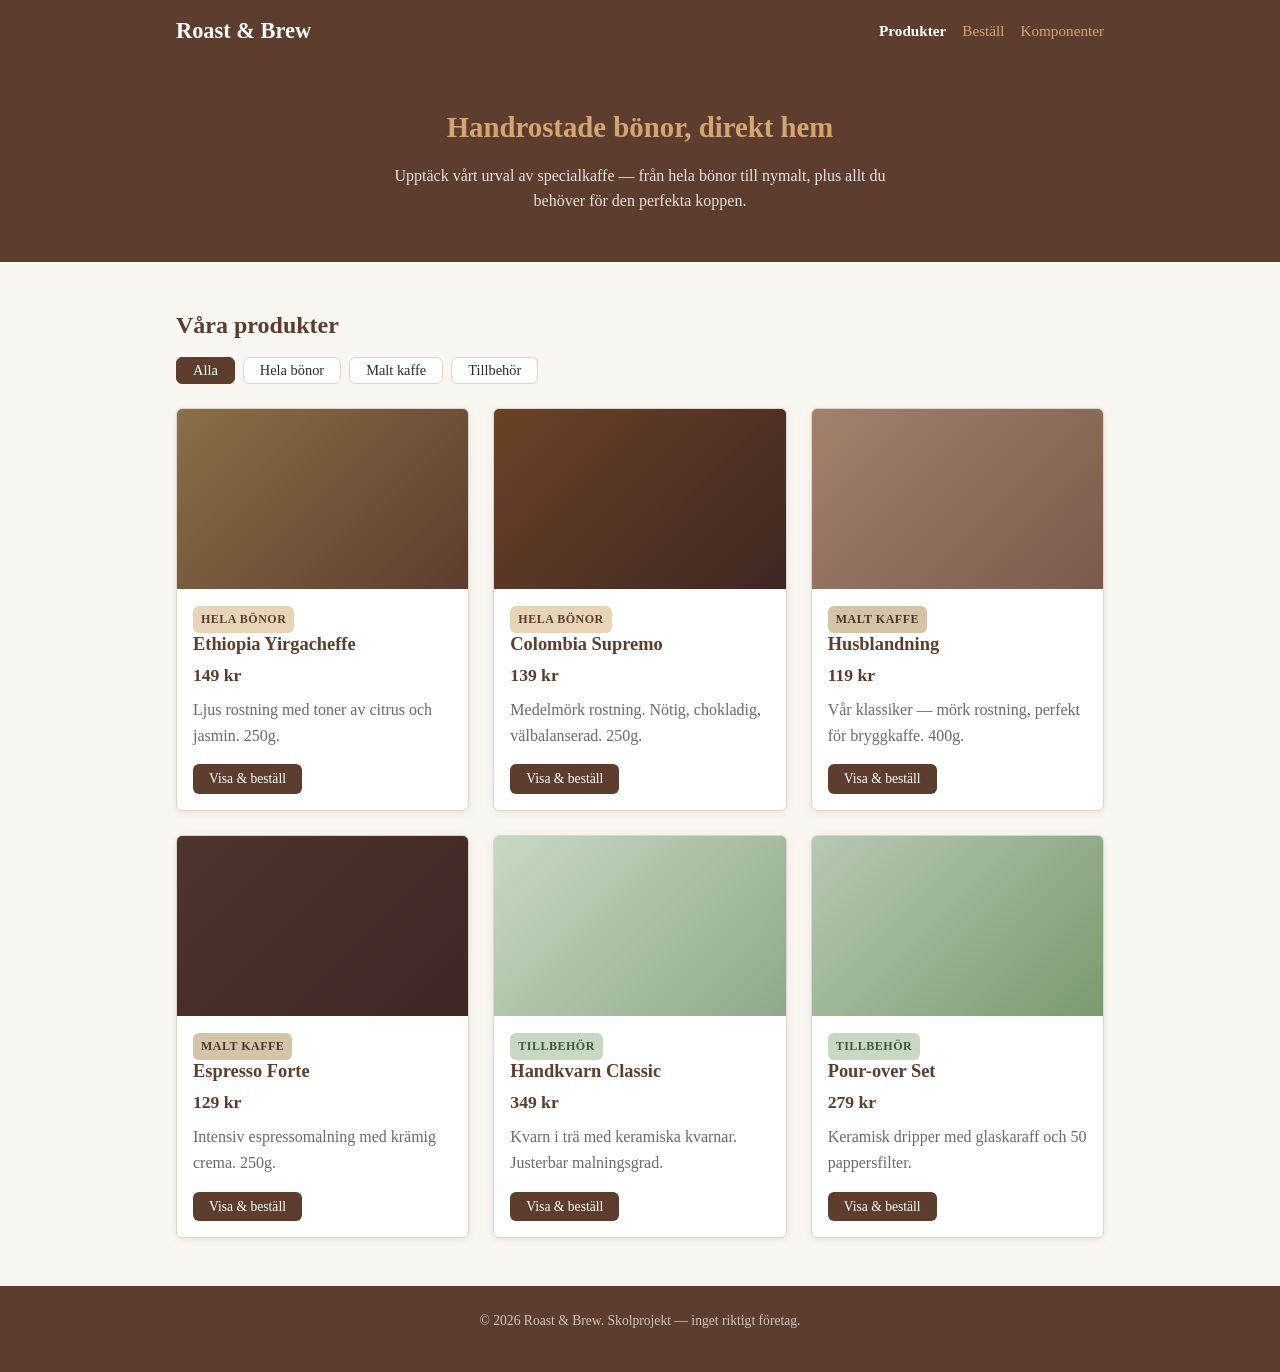
<file: index.html>
<!DOCTYPE html>
<html lang="sv">
<head>
  <meta charset="UTF-8">
  <meta http-equiv="refresh" content="0; url=ui/index.html">
  <title>Roast & Brew</title>
</head>
<body>
  <p>Omdirigerar till <a href="ui/index.html">Roast &amp; Brew</a>...</p>
</body>
</html>
</file>
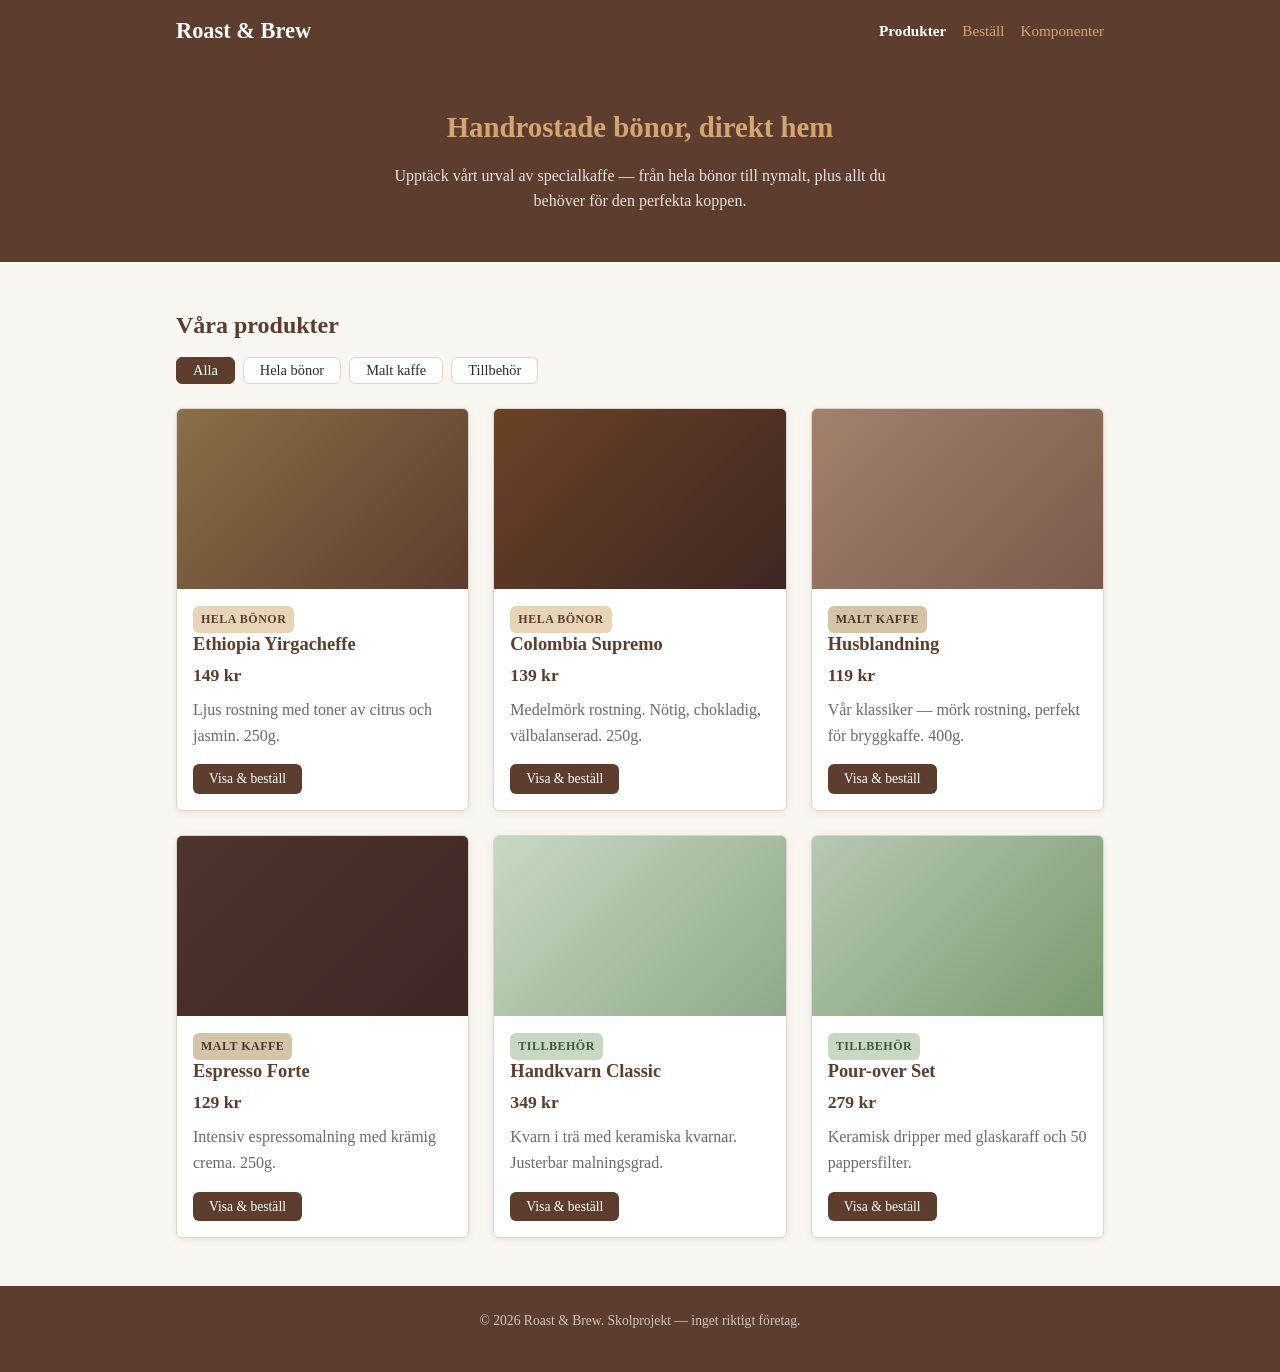
<file: ui/index.html>
<!DOCTYPE html>
<html lang="sv">
<head>
  <meta charset="UTF-8">
  <meta name="viewport" content="width=device-width, initial-scale=1.0">
  <title>Roast & Brew — Specialkaffe online</title>
  <link rel="stylesheet" href="style.css">
</head>
<body>

  <header class="site-header">
    <div class="container">
      <h1>Roast &amp; Brew</h1>
      <nav>
        <ul class="site-nav">
          <li><a href="index.html" class="active">Produkter</a></li>
          <li><a href="page2.html">Beställ</a></li>
          <li><a href="components.html">Komponenter</a></li>
        </ul>
      </nav>
    </div>
  </header>

  <section class="hero">
    <div class="container">
      <h2>Handrostade bönor, direkt hem</h2>
      <p>Upptäck vårt urval av specialkaffe — från hela bönor till nymalt, plus allt du behöver för den perfekta koppen.</p>
    </div>
  </section>

  <main class="section">
    <div class="container">

      <h2>Våra produkter</h2>

      <div class="filter-bar" role="group" aria-label="Filtrera produkter efter kategori">
        <button class="filter-btn active" data-category="all">Alla</button>
        <button class="filter-btn" data-category="beans">Hela bönor</button>
        <button class="filter-btn" data-category="ground">Malt kaffe</button>
        <button class="filter-btn" data-category="accessories">Tillbehör</button>
      </div>

      <div class="product-grid" id="product-grid">

        <article class="card" data-category="beans">
          <div class="card-img" role="img" aria-label="Ethiopia Yirgacheffe kaffebönor" style="background: linear-gradient(135deg, #8B6F47, #5C3D2E);"></div>
          <div class="card-body">
            <span class="badge badge-beans">Hela bönor</span>
            <h3>Ethiopia Yirgacheffe</h3>
            <p class="card-price">149 kr</p>
            <p class="text-light">Ljus rostning med toner av citrus och jasmin. 250g.</p>
            <a href="page2.html" class="btn btn-primary btn-small">Visa &amp; beställ</a>
          </div>
        </article>

        <article class="card" data-category="beans">
          <div class="card-img" role="img" aria-label="Colombia Supremo kaffebönor" style="background: linear-gradient(135deg, #6B4226, #3E2723);"></div>
          <div class="card-body">
            <span class="badge badge-beans">Hela bönor</span>
            <h3>Colombia Supremo</h3>
            <p class="card-price">139 kr</p>
            <p class="text-light">Medelmörk rostning. Nötig, chokladig, välbalanserad. 250g.</p>
            <a href="page2.html" class="btn btn-primary btn-small">Visa &amp; beställ</a>
          </div>
        </article>

        <article class="card" data-category="ground">
          <div class="card-img" role="img" aria-label="Husblandning malt kaffe" style="background: linear-gradient(135deg, #A0826D, #7B5B4C);"></div>
          <div class="card-body">
            <span class="badge badge-ground">Malt kaffe</span>
            <h3>Husblandning</h3>
            <p class="card-price">119 kr</p>
            <p class="text-light">Vår klassiker — mörk rostning, perfekt för bryggkaffe. 400g.</p>
            <a href="page2.html" class="btn btn-primary btn-small">Visa &amp; beställ</a>
          </div>
        </article>

        <article class="card" data-category="ground">
          <div class="card-img" role="img" aria-label="Espresso Forte malt kaffe" style="background: linear-gradient(135deg, #4E342E, #3E2723);"></div>
          <div class="card-body">
            <span class="badge badge-ground">Malt kaffe</span>
            <h3>Espresso Forte</h3>
            <p class="card-price">129 kr</p>
            <p class="text-light">Intensiv espressomalning med krämig crema. 250g.</p>
            <a href="page2.html" class="btn btn-primary btn-small">Visa &amp; beställ</a>
          </div>
        </article>

        <article class="card" data-category="accessories">
          <div class="card-img" role="img" aria-label="Handkvarn i trä" style="background: linear-gradient(135deg, #C8D8C4, #8FA88A);"></div>
          <div class="card-body">
            <span class="badge badge-accessories">Tillbehör</span>
            <h3>Handkvarn Classic</h3>
            <p class="card-price">349 kr</p>
            <p class="text-light">Kvarn i trä med keramiska kvarnar. Justerbar malningsgrad.</p>
            <a href="page2.html" class="btn btn-primary btn-small">Visa &amp; beställ</a>
          </div>
        </article>

        <article class="card" data-category="accessories">
          <div class="card-img" role="img" aria-label="Pour-over set" style="background: linear-gradient(135deg, #B8C8B4, #7A9A70);"></div>
          <div class="card-body">
            <span class="badge badge-accessories">Tillbehör</span>
            <h3>Pour-over Set</h3>
            <p class="card-price">279 kr</p>
            <p class="text-light">Keramisk dripper med glaskaraff och 50 pappersfilter.</p>
            <a href="page2.html" class="btn btn-primary btn-small">Visa &amp; beställ</a>
          </div>
        </article>

      </div>

    </div>
  </main>

  <footer class="site-footer">
    <div class="container">
      <p>&copy; 2026 Roast &amp; Brew. Skolprojekt — inget riktigt företag.</p>
    </div>
  </footer>

  <script src="script.js"></script>
</body>
</html>
</file>
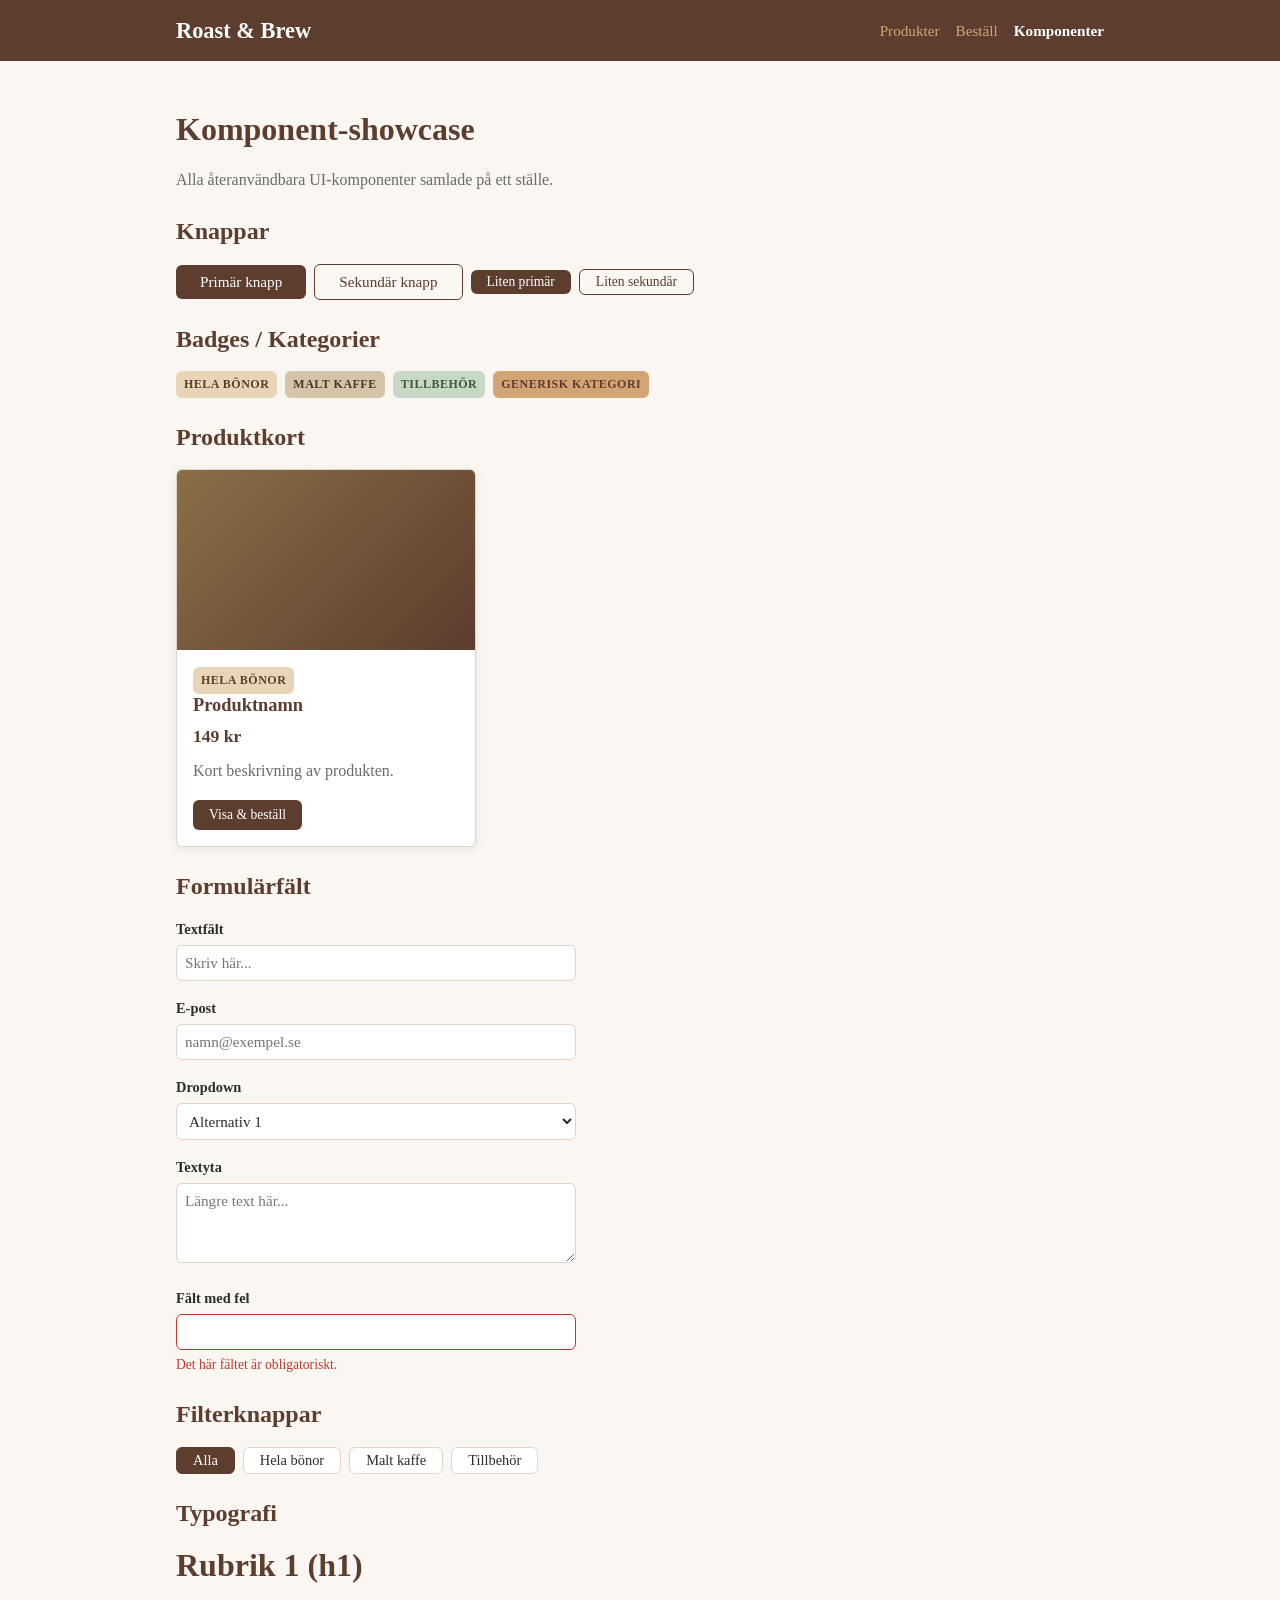
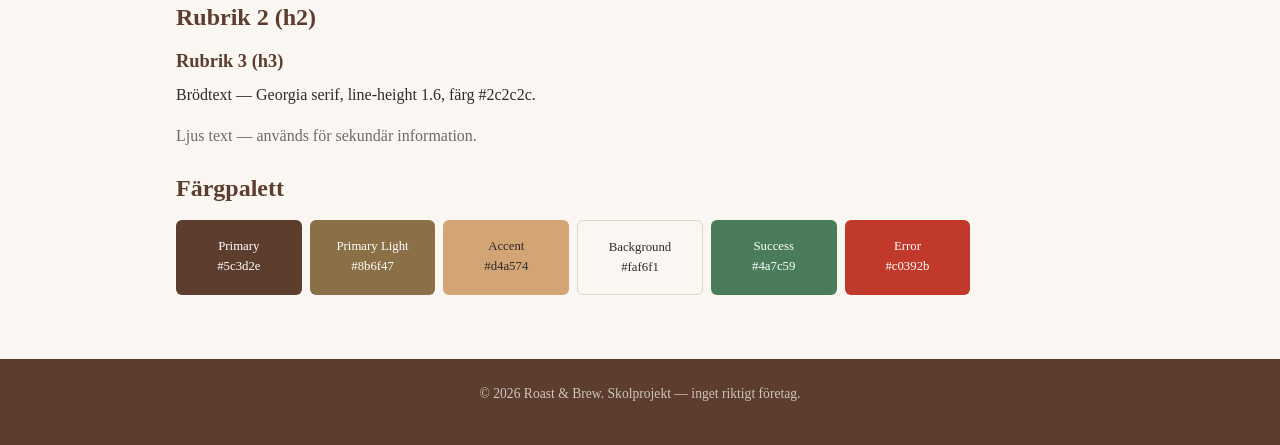
<file: ui/components.html>
<!DOCTYPE html>
<html lang="sv">
<head>
  <meta charset="UTF-8">
  <meta name="viewport" content="width=device-width, initial-scale=1.0">
  <title>Komponenter — Roast & Brew</title>
  <link rel="stylesheet" href="style.css">
</head>
<body>

  <header class="site-header">
    <div class="container">
      <h1>Roast &amp; Brew</h1>
      <nav>
        <ul class="site-nav">
          <li><a href="index.html">Produkter</a></li>
          <li><a href="page2.html">Beställ</a></li>
          <li><a href="components.html" class="active">Komponenter</a></li>
        </ul>
      </nav>
    </div>
  </header>

  <main class="section">
    <div class="container">

      <h1>Komponent-showcase</h1>
      <p class="text-light mb-md">Alla återanvändbara UI-komponenter samlade på ett ställe.</p>

      <!-- Knappar -->
      <section class="mt-lg">
        <h2>Knappar</h2>
        <div style="display: flex; gap: 0.5rem; flex-wrap: wrap; align-items: center;">
          <button class="btn btn-primary">Primär knapp</button>
          <button class="btn btn-secondary">Sekundär knapp</button>
          <button class="btn btn-primary btn-small">Liten primär</button>
          <button class="btn btn-secondary btn-small">Liten sekundär</button>
        </div>
      </section>

      <!-- Badges -->
      <section class="mt-lg">
        <h2>Badges / Kategorier</h2>
        <div style="display: flex; gap: 0.5rem; flex-wrap: wrap;">
          <span class="badge badge-beans">Hela bönor</span>
          <span class="badge badge-ground">Malt kaffe</span>
          <span class="badge badge-accessories">Tillbehör</span>
          <span class="card-category">Generisk kategori</span>
        </div>
      </section>

      <!-- Produktkort -->
      <section class="mt-lg">
        <h2>Produktkort</h2>
        <div style="max-width: 300px;">
          <article class="card">
            <div class="card-img" role="img" aria-label="Exempelprodukt" style="background: linear-gradient(135deg, #8B6F47, #5C3D2E);"></div>
            <div class="card-body">
              <span class="badge badge-beans">Hela bönor</span>
              <h3>Produktnamn</h3>
              <p class="card-price">149 kr</p>
              <p class="text-light">Kort beskrivning av produkten.</p>
              <a href="#" class="btn btn-primary btn-small">Visa &amp; beställ</a>
            </div>
          </article>
        </div>
      </section>

      <!-- Formulär -->
      <section class="mt-lg">
        <h2>Formulärfält</h2>
        <div style="max-width: 400px;">
          <div class="form-group">
            <label for="demo-text">Textfält</label>
            <input type="text" id="demo-text" placeholder="Skriv här...">
          </div>
          <div class="form-group">
            <label for="demo-email">E-post</label>
            <input type="email" id="demo-email" placeholder="namn@exempel.se">
          </div>
          <div class="form-group">
            <label for="demo-select">Dropdown</label>
            <select id="demo-select">
              <option>Alternativ 1</option>
              <option>Alternativ 2</option>
              <option>Alternativ 3</option>
            </select>
          </div>
          <div class="form-group">
            <label for="demo-textarea">Textyta</label>
            <textarea id="demo-textarea" placeholder="Längre text här..."></textarea>
          </div>
          <div class="form-group">
            <label for="demo-error">Fält med fel</label>
            <input type="text" id="demo-error" style="border-color: var(--color-error);">
            <p class="form-error">Det här fältet är obligatoriskt.</p>
          </div>
        </div>
      </section>

      <!-- Filterknappar -->
      <section class="mt-lg">
        <h2>Filterknappar</h2>
        <div class="filter-bar">
          <button class="filter-btn active">Alla</button>
          <button class="filter-btn">Hela bönor</button>
          <button class="filter-btn">Malt kaffe</button>
          <button class="filter-btn">Tillbehör</button>
        </div>
      </section>

      <!-- Typografi -->
      <section class="mt-lg">
        <h2>Typografi</h2>
        <h1>Rubrik 1 (h1)</h1>
        <h2>Rubrik 2 (h2)</h2>
        <h3>Rubrik 3 (h3)</h3>
        <p>Brödtext — Georgia serif, line-height 1.6, färg #2c2c2c.</p>
        <p class="text-light">Ljus text — används för sekundär information.</p>
      </section>

      <!-- Färger -->
      <section class="mt-lg mb-md">
        <h2>Färgpalett</h2>
        <div style="display: grid; grid-template-columns: repeat(auto-fill, minmax(120px, 1fr)); gap: 0.5rem;">
          <div style="background: var(--color-primary); color: #fff; padding: 1rem; border-radius: 6px; text-align: center; font-size: 0.8rem;">Primary<br>#5c3d2e</div>
          <div style="background: var(--color-primary-light); color: #fff; padding: 1rem; border-radius: 6px; text-align: center; font-size: 0.8rem;">Primary Light<br>#8b6f47</div>
          <div style="background: var(--color-accent); padding: 1rem; border-radius: 6px; text-align: center; font-size: 0.8rem;">Accent<br>#d4a574</div>
          <div style="background: var(--color-bg); border: 1px solid var(--color-border); padding: 1rem; border-radius: 6px; text-align: center; font-size: 0.8rem;">Background<br>#faf6f1</div>
          <div style="background: var(--color-success); color: #fff; padding: 1rem; border-radius: 6px; text-align: center; font-size: 0.8rem;">Success<br>#4a7c59</div>
          <div style="background: var(--color-error); color: #fff; padding: 1rem; border-radius: 6px; text-align: center; font-size: 0.8rem;">Error<br>#c0392b</div>
        </div>
      </section>

    </div>
  </main>

  <footer class="site-footer">
    <div class="container">
      <p>&copy; 2026 Roast &amp; Brew. Skolprojekt — inget riktigt företag.</p>
    </div>
  </footer>

</body>
</html>
</file>
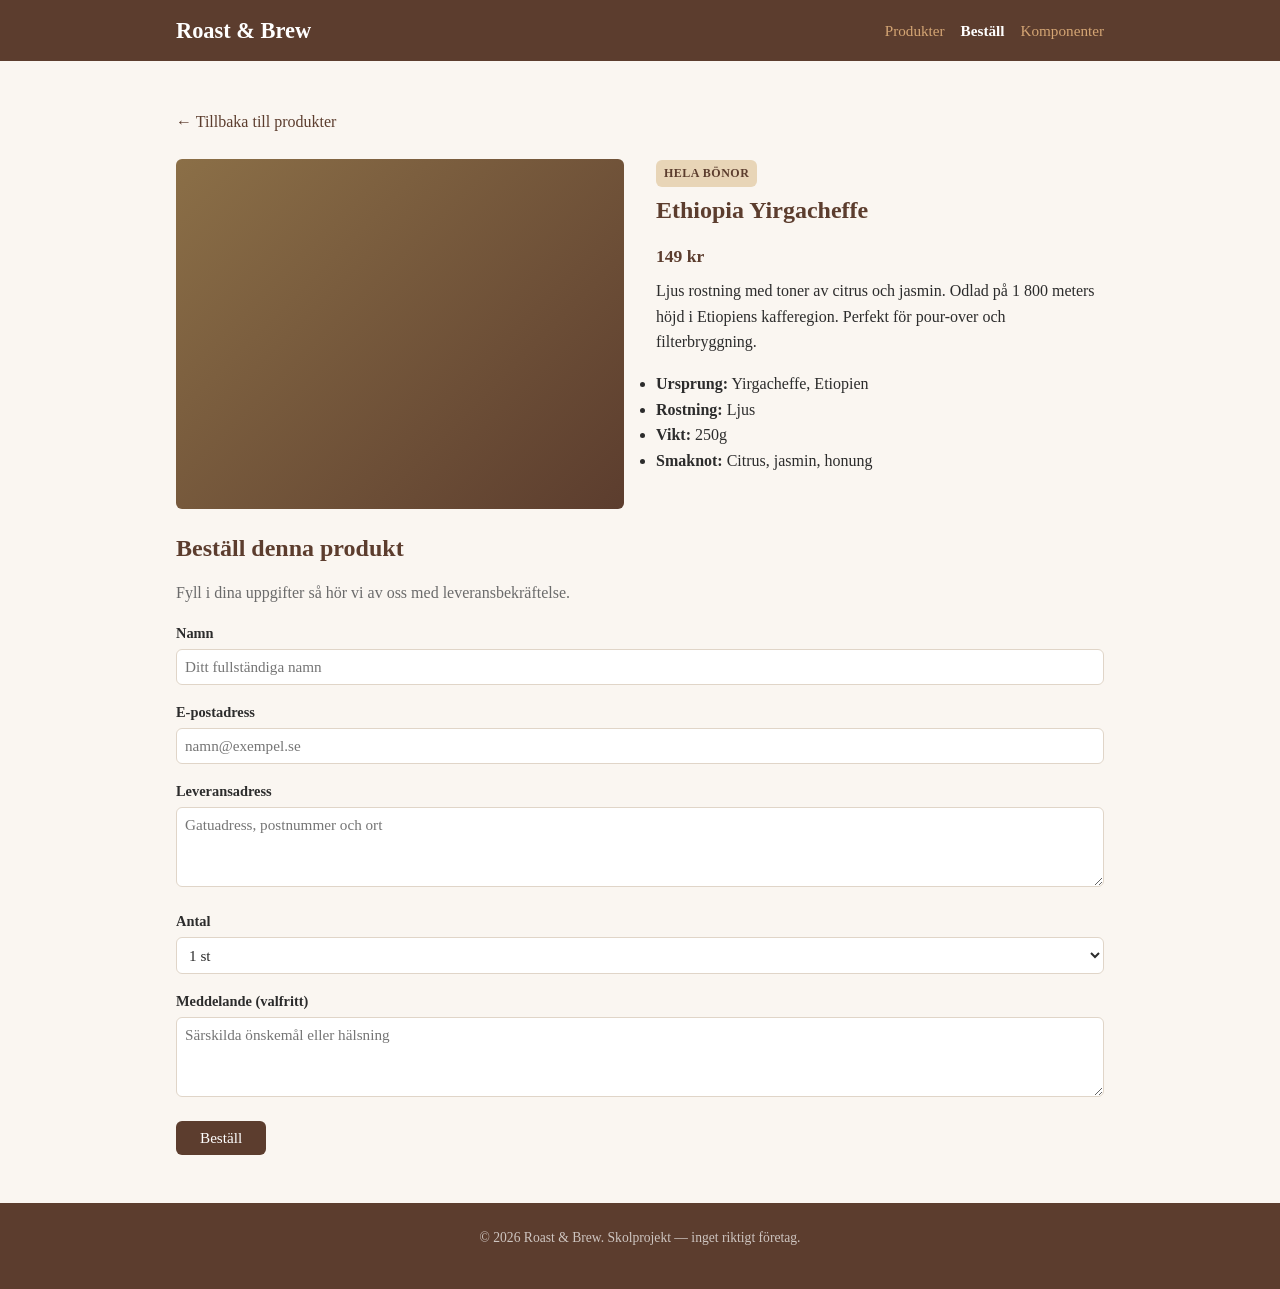
<file: ui/page2.html>
<!DOCTYPE html>
<html lang="sv">
<head>
  <meta charset="UTF-8">
  <meta name="viewport" content="width=device-width, initial-scale=1.0">
  <title>Ethiopia Yirgacheffe — Roast & Brew</title>
  <link rel="stylesheet" href="style.css">
</head>
<body>

  <header class="site-header">
    <div class="container">
      <h1>Roast &amp; Brew</h1>
      <nav>
        <ul class="site-nav">
          <li><a href="index.html">Produkter</a></li>
          <li><a href="page2.html" class="active">Beställ</a></li>
          <li><a href="components.html">Komponenter</a></li>
        </ul>
      </nav>
    </div>
  </header>

  <main class="section">
    <div class="container">

      <p><a href="index.html">&larr; Tillbaka till produkter</a></p>

      <section class="product-detail mt-lg">
        <div>
          <div class="product-detail-img" role="img" aria-label="Ethiopia Yirgacheffe kaffebönor" style="background: linear-gradient(135deg, #8B6F47, #5C3D2E);"></div>
        </div>

        <div>
          <span class="badge badge-beans">Hela bönor</span>
          <h2 class="mt-sm">Ethiopia Yirgacheffe</h2>
          <p class="card-price">149 kr</p>
          <p>Ljus rostning med toner av citrus och jasmin. Odlad på 1 800 meters höjd i Etiopiens kafferegion. Perfekt för pour-over och filterbryggning.</p>

          <ul class="mt-sm mb-md">
            <li><strong>Ursprung:</strong> Yirgacheffe, Etiopien</li>
            <li><strong>Rostning:</strong> Ljus</li>
            <li><strong>Vikt:</strong> 250g</li>
            <li><strong>Smaknot:</strong> Citrus, jasmin, honung</li>
          </ul>
        </div>
      </section>

      <!-- Beställningsformulär — kopplat till Use Case steg 4-7 -->
      <section class="mt-lg" id="order-section">
        <h2>Beställ denna produkt</h2>
        <p class="text-light">Fyll i dina uppgifter så hör vi av oss med leveransbekräftelse.</p>

        <form id="order-form" novalidate>
          <div class="form-group">
            <label for="name">Namn</label>
            <input type="text" id="name" name="name" placeholder="Ditt fullständiga namn" required>
            <p class="form-error hidden" id="name-error">Vänligen fyll i ditt namn.</p>
          </div>

          <div class="form-group">
            <label for="email">E-postadress</label>
            <input type="email" id="email" name="email" placeholder="namn@exempel.se" required>
            <p class="form-error hidden" id="email-error">Vänligen ange en giltig e-postadress.</p>
          </div>

          <div class="form-group">
            <label for="address">Leveransadress</label>
            <textarea id="address" name="address" placeholder="Gatuadress, postnummer och ort" required></textarea>
            <p class="form-error hidden" id="address-error">Vänligen fyll i din leveransadress.</p>
          </div>

          <div class="form-group">
            <label for="quantity">Antal</label>
            <select id="quantity" name="quantity">
              <option value="1">1 st</option>
              <option value="2">2 st</option>
              <option value="3">3 st</option>
              <option value="5">5 st</option>
            </select>
          </div>

          <div class="form-group">
            <label for="message">Meddelande (valfritt)</label>
            <textarea id="message" name="message" placeholder="Särskilda önskemål eller hälsning"></textarea>
          </div>

          <button type="submit" class="btn btn-primary">Beställ</button>
        </form>
      </section>

      <!-- Bekräftelse — Use Case steg 7 -->
      <section class="confirmation mt-lg" id="confirmation">
        <h2>Tack för din beställning!</h2>
        <p>Vi har tagit emot din beställning och skickar en bekräftelse till din e-post.</p>
        <p class="text-light mt-sm">Ordernummer: <strong id="order-id">—</strong></p>
        <a href="index.html" class="btn btn-secondary mt-md">Tillbaka till produkter</a>
      </section>

    </div>
  </main>

  <footer class="site-footer">
    <div class="container">
      <p>&copy; 2026 Roast &amp; Brew. Skolprojekt — inget riktigt företag.</p>
    </div>
  </footer>

  <script src="script.js"></script>
</body>
</html>
</file>
<file: ui/style.css>
/* ===========================================
   Roast & Brew — Design System
   Enkel, konsekvent CSS med custom properties
   =========================================== */

/* --- Custom Properties --- */
:root {
  --color-primary: #5c3d2e;
  --color-primary-light: #8b6f47;
  --color-accent: #d4a574;
  --color-bg: #faf6f1;
  --color-surface: #ffffff;
  --color-text: #2c2c2c;
  --color-text-light: #6b6b6b;
  --color-border: #e0d5c8;
  --color-success: #4a7c59;
  --color-error: #c0392b;

  --font-body: Georgia, "Times New Roman", serif;
  --font-heading: Georgia, "Times New Roman", serif;

  --space-xs: 0.25rem;
  --space-sm: 0.5rem;
  --space-md: 1rem;
  --space-lg: 1.5rem;
  --space-xl: 2rem;
  --space-2xl: 3rem;

  --radius: 6px;
  --shadow: 0 2px 8px rgba(0, 0, 0, 0.08);
  --shadow-hover: 0 4px 16px rgba(0, 0, 0, 0.12);
  --max-width: 960px;
}

/* --- Reset --- */
*,
*::before,
*::after {
  box-sizing: border-box;
  margin: 0;
  padding: 0;
}

/* --- Base --- */
body {
  font-family: var(--font-body);
  background-color: var(--color-bg);
  color: var(--color-text);
  line-height: 1.6;
  min-height: 100vh;
  display: flex;
  flex-direction: column;
}

main {
  flex: 1;
}

img {
  max-width: 100%;
  height: auto;
  display: block;
}

a {
  color: var(--color-primary);
  text-decoration: none;
}

a:hover {
  color: var(--color-primary-light);
}

/* --- Typography --- */
h1, h2, h3 {
  font-family: var(--font-heading);
  color: var(--color-primary);
  line-height: 1.3;
}

h1 { font-size: 2rem; margin-bottom: var(--space-md); }
h2 { font-size: 1.5rem; margin-bottom: var(--space-md); }
h3 { font-size: 1.15rem; margin-bottom: var(--space-sm); }

p {
  margin-bottom: var(--space-md);
}

/* --- Layout --- */
.container {
  max-width: var(--max-width);
  margin: 0 auto;
  padding: 0 var(--space-md);
}

.section {
  padding: var(--space-2xl) 0;
}

/* --- Header --- */
.site-header {
  background-color: var(--color-primary);
  color: #fff;
  padding: var(--space-md) 0;
}

.site-header .container {
  display: flex;
  justify-content: space-between;
  align-items: center;
  flex-wrap: wrap;
  gap: var(--space-sm);
}

.site-header h1 {
  color: #fff;
  font-size: 1.4rem;
  margin-bottom: 0;
}

/* --- Nav --- */
.site-nav {
  display: flex;
  gap: var(--space-md);
  list-style: none;
}

.site-nav a {
  color: var(--color-accent);
  font-size: 0.95rem;
}

.site-nav a:hover {
  color: #fff;
}

.site-nav .active {
  color: #fff;
  font-weight: bold;
}

/* --- Hero --- */
.hero {
  background-color: var(--color-primary);
  color: #fff;
  text-align: center;
  padding: var(--space-2xl) var(--space-md);
}

.hero h2 {
  color: var(--color-accent);
  font-size: 1.8rem;
}

.hero p {
  color: rgba(255, 255, 255, 0.85);
  max-width: 500px;
  margin: var(--space-sm) auto 0;
}

/* --- Filter --- */
.filter-bar {
  display: flex;
  gap: var(--space-sm);
  flex-wrap: wrap;
  margin-bottom: var(--space-lg);
}

.filter-btn {
  background: var(--color-surface);
  border: 1px solid var(--color-border);
  padding: var(--space-xs) var(--space-md);
  border-radius: var(--radius);
  cursor: pointer;
  font-family: var(--font-body);
  font-size: 0.9rem;
  color: var(--color-text);
  transition: background-color 0.2s, border-color 0.2s;
}

.filter-btn:hover {
  border-color: var(--color-primary-light);
}

.filter-btn.active {
  background-color: var(--color-primary);
  color: #fff;
  border-color: var(--color-primary);
}

/* --- Product Grid --- */
.product-grid {
  display: grid;
  grid-template-columns: repeat(auto-fill, minmax(250px, 1fr));
  gap: var(--space-lg);
}

/* --- Card --- */
.card {
  background: var(--color-surface);
  border: 1px solid var(--color-border);
  border-radius: var(--radius);
  overflow: hidden;
  box-shadow: var(--shadow);
  transition: box-shadow 0.2s, transform 0.2s;
}

.card:hover {
  box-shadow: var(--shadow-hover);
  transform: translateY(-2px);
}

.card-img {
  width: 100%;
  height: 180px;
  object-fit: cover;
  background-color: var(--color-border);
}

.card-body {
  padding: var(--space-md);
}

.card-body h3 {
  margin-bottom: var(--space-xs);
}

.card-price {
  font-size: 1.1rem;
  font-weight: bold;
  color: var(--color-primary);
  margin-bottom: var(--space-sm);
}

.card-category {
  display: inline-block;
  background: var(--color-accent);
  color: var(--color-primary);
  font-size: 0.75rem;
  font-weight: bold;
  padding: var(--space-xs) var(--space-sm);
  border-radius: var(--radius);
  text-transform: uppercase;
  letter-spacing: 0.5px;
}

/* --- Buttons --- */
.btn {
  display: inline-block;
  padding: var(--space-sm) var(--space-lg);
  border: none;
  border-radius: var(--radius);
  font-family: var(--font-body);
  font-size: 0.95rem;
  cursor: pointer;
  text-align: center;
  transition: background-color 0.2s, transform 0.1s;
}

.btn:active {
  transform: scale(0.98);
}

.btn-primary {
  background-color: var(--color-primary);
  color: #fff;
}

.btn-primary:hover {
  background-color: var(--color-primary-light);
  color: #fff;
}

.btn-secondary {
  background-color: transparent;
  color: var(--color-primary);
  border: 1px solid var(--color-primary);
}

.btn-secondary:hover {
  background-color: var(--color-primary);
  color: #fff;
}

.btn-small {
  padding: var(--space-xs) var(--space-md);
  font-size: 0.85rem;
}

/* --- Forms --- */
.form-group {
  margin-bottom: var(--space-md);
}

.form-group label {
  display: block;
  margin-bottom: var(--space-xs);
  font-weight: bold;
  font-size: 0.9rem;
  color: var(--color-text);
}

.form-group input,
.form-group textarea,
.form-group select {
  width: 100%;
  padding: var(--space-sm);
  border: 1px solid var(--color-border);
  border-radius: var(--radius);
  font-family: var(--font-body);
  font-size: 0.95rem;
  color: var(--color-text);
  background: var(--color-surface);
  transition: border-color 0.2s;
}

.form-group input:focus,
.form-group textarea:focus,
.form-group select:focus {
  outline: none;
  border-color: var(--color-primary);
  box-shadow: 0 0 0 2px rgba(92, 61, 46, 0.15);
}

.form-group textarea {
  resize: vertical;
  min-height: 80px;
}

.form-error {
  color: var(--color-error);
  font-size: 0.85rem;
  margin-top: var(--space-xs);
}

/* --- Badge --- */
.badge {
  display: inline-block;
  padding: var(--space-xs) var(--space-sm);
  border-radius: var(--radius);
  font-size: 0.75rem;
  font-weight: bold;
  text-transform: uppercase;
  letter-spacing: 0.5px;
}

.badge-beans { background: #e8d5b7; color: #5c3d2e; }
.badge-ground { background: #d4c4a8; color: #4a3728; }
.badge-accessories { background: #c8d8c4; color: #3a5a3a; }

/* --- Detail Page --- */
.product-detail {
  display: grid;
  grid-template-columns: 1fr 1fr;
  gap: var(--space-xl);
  align-items: start;
}

.product-detail-img {
  width: 100%;
  height: 350px;
  object-fit: cover;
  border-radius: var(--radius);
  background-color: var(--color-border);
}

/* --- Confirmation --- */
.confirmation {
  background: var(--color-surface);
  border: 2px solid var(--color-success);
  border-radius: var(--radius);
  padding: var(--space-xl);
  text-align: center;
  display: none;
}

.confirmation.show {
  display: block;
}

.confirmation h2 {
  color: var(--color-success);
}

/* --- Footer --- */
.site-footer {
  background-color: var(--color-primary);
  color: rgba(255, 255, 255, 0.7);
  text-align: center;
  padding: var(--space-lg) var(--space-md);
  font-size: 0.85rem;
  margin-top: auto;
}

/* --- Utilities --- */
.text-center { text-align: center; }
.text-light { color: var(--color-text-light); }
.mt-sm { margin-top: var(--space-sm); }
.mt-md { margin-top: var(--space-md); }
.mt-lg { margin-top: var(--space-lg); }
.mb-md { margin-bottom: var(--space-md); }
.hidden { display: none; }

/* --- Responsive --- */
@media (max-width: 768px) {
  .product-detail {
    grid-template-columns: 1fr;
  }

  .product-grid {
    grid-template-columns: 1fr;
  }

  h1 { font-size: 1.5rem; }
  .hero h2 { font-size: 1.4rem; }

  .site-header .container {
    flex-direction: column;
    text-align: center;
  }

  .site-nav {
    justify-content: center;
  }
}
</file>
